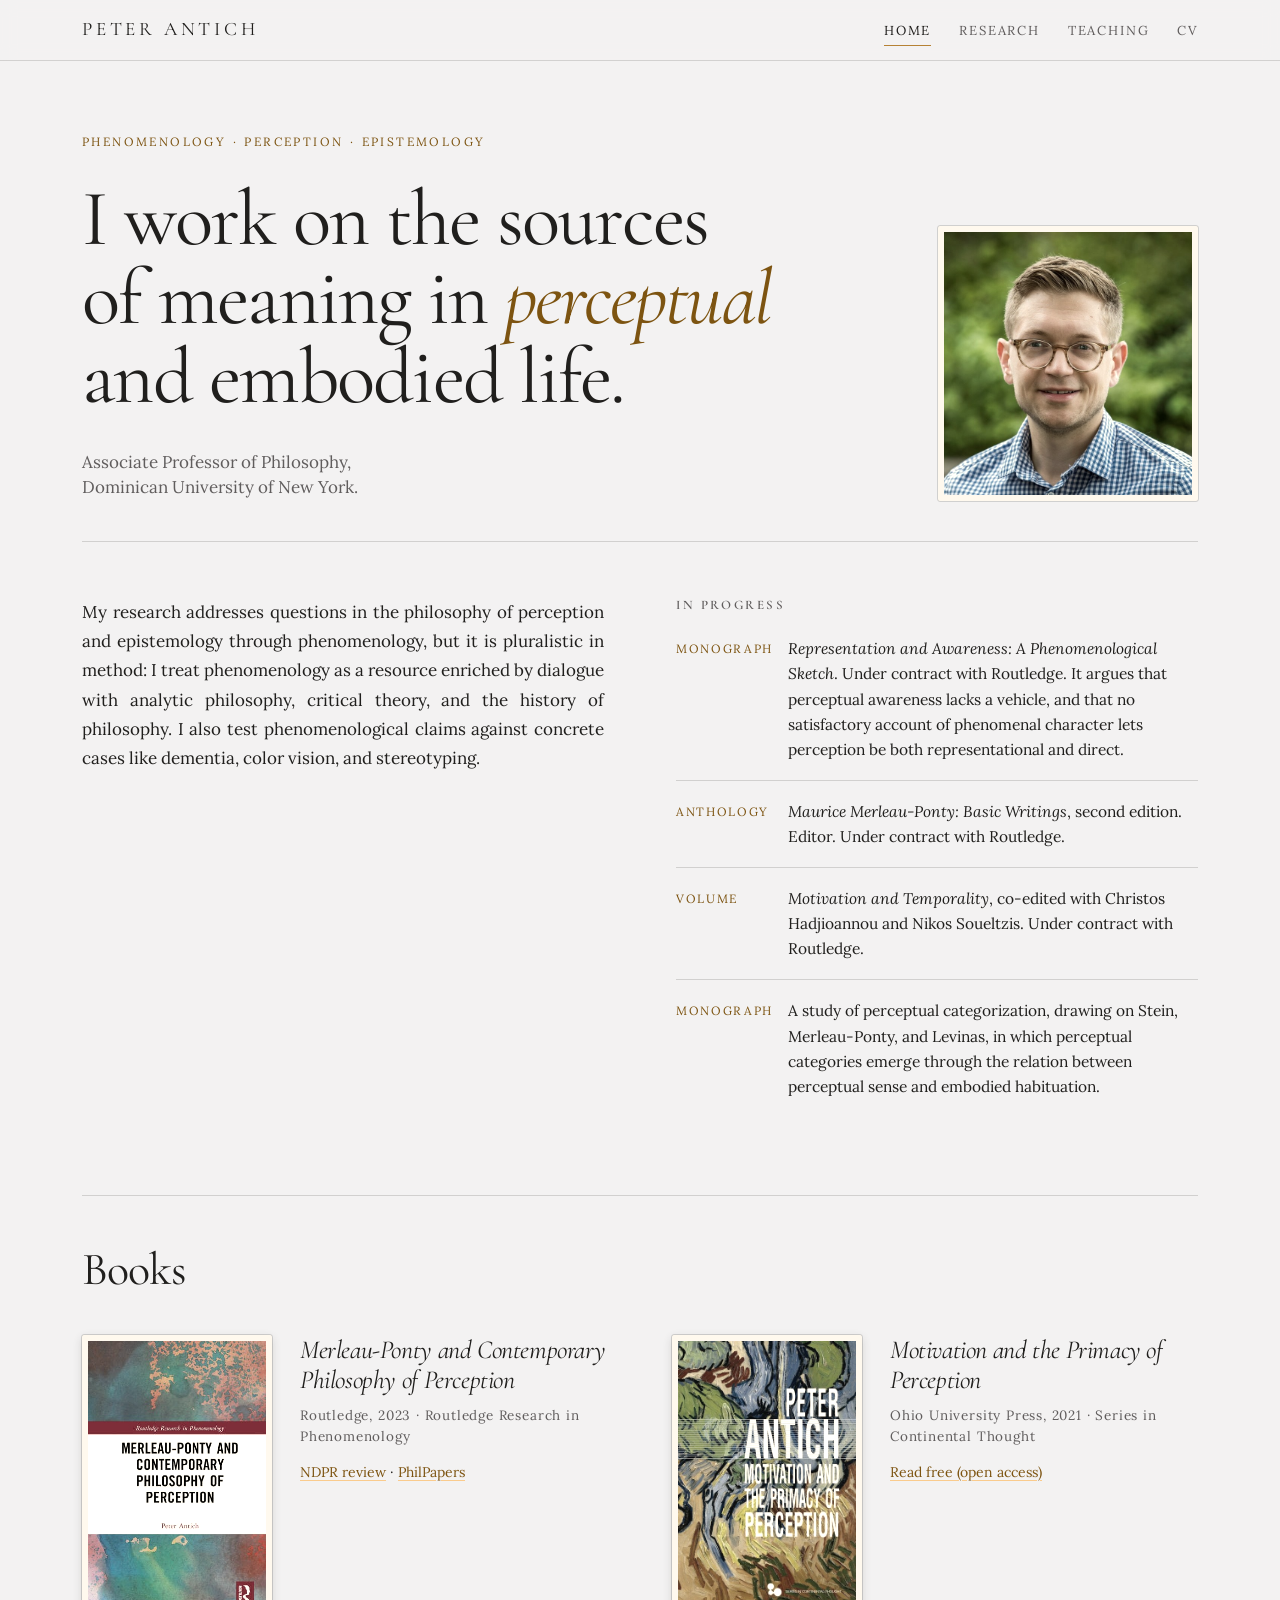
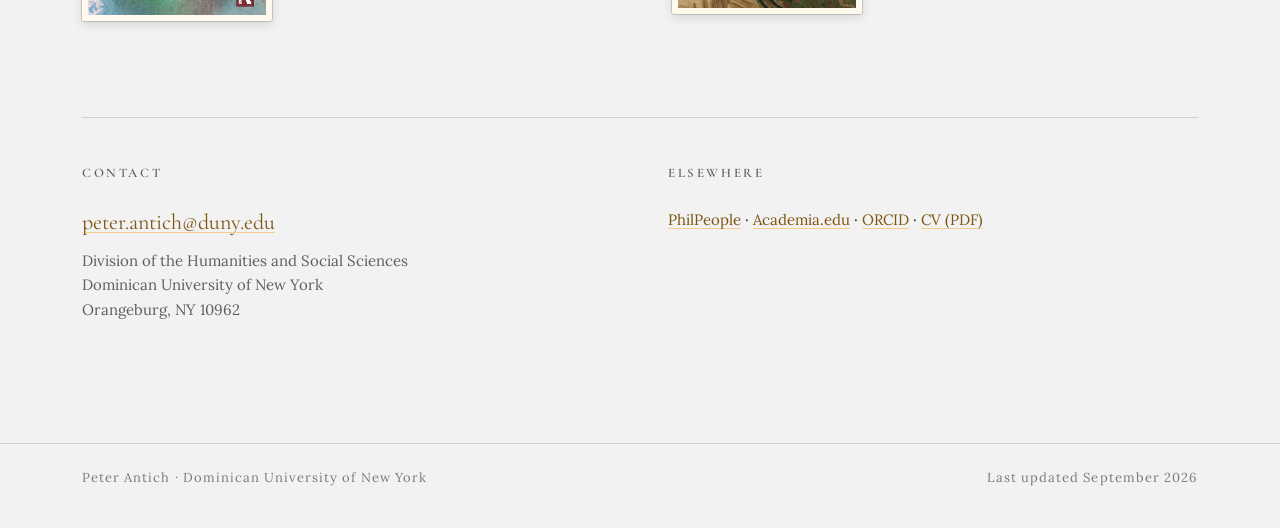
<file: index.html>
<!DOCTYPE html>
<html lang="en">
<head>
<meta charset="utf-8">
<meta name="viewport" content="width=device-width, initial-scale=1">
<title>Peter Antich</title>
<meta name="description" content="Peter Antich is Associate Professor of Philosophy at Dominican University of New York. He works on phenomenology, philosophy of perception, and epistemology.">
<link rel="stylesheet" href="styles.css">
<link rel="stylesheet" href="site.css">
<script src="site.js" defer></script>
</head>
<body>
<header class="site-head">
  <div class="wrap">
    <a class="wordmark" href="index.html">Peter Antich</a>
    <nav class="site-nav" aria-label="Main">
      <a href="index.html" aria-current="page">Home</a>
      <a href="research.html">Research</a>
      <a href="teaching.html">Teaching</a>
      <a href="cv.html">CV</a>
    </nav>
  </div>
</header>
<main class="wrap">

  <section class="hero">
    <div class="hero-text">
      <p class="kicker">Phenomenology &middot; Perception &middot; Epistemology</p>
      <h1 class="display">I work on the sources of meaning in <em>perceptual</em> and embodied life.</h1>
      <p class="sub">Associate Professor of Philosophy,<br>Dominican University of New York.</p>
    </div>
    <figure class="hero-figure reveal">
      <img class="plate" src="portrait.jpg" alt="Peter Antich">
    </figure>
  </section>

  <hr class="hr">

  <section class="cols reveal section-pad">
    <p class="prose prose-lg">My research addresses questions in the philosophy of perception and epistemology through phenomenology, but it is pluralistic in method: I treat phenomenology as a resource enriched by dialogue with analytic philosophy, critical theory, and the history of philosophy. I also test phenomenological claims against concrete cases like dementia, color vision, and stereotyping.</p>
    <div>
      <h2 class="section-head">In progress</h2>
      <div class="entries">
        <div class="entry">
          <span class="label">Monograph</span>
          <p><em>Representation and Awareness: A Phenomenological Sketch</em>. Under contract with Routledge. It argues that perceptual awareness lacks a vehicle, and that no satisfactory account of phenomenal character lets perception be both representational and direct.</p>
        </div>
        <div class="entry">
          <span class="label">Anthology</span>
          <p><em>Maurice Merleau-Ponty: Basic Writings</em>, second edition. Editor. Under contract with Routledge.</p>
        </div>
        <div class="entry">
          <span class="label">Volume</span>
          <p><em>Motivation and Temporality</em>, co-edited with Christos Hadjioannou and Nikos Soueltzis. Under contract with Routledge.</p>
        </div>
        <div class="entry">
          <span class="label">Monograph</span>
          <p>A study of perceptual categorization, drawing on Stein, Merleau-Ponty, and Levinas, in which perceptual categories emerge through the relation between perceptual sense and embodied habituation.</p>
        </div>
      </div>
    </div>
  </section>

  <section class="reveal" style="border-top: 1px solid var(--color-divider); padding-top: 48px; margin-top: 96px;">
    <h2 class="big-head">Books</h2>
    <div class="shelf">
      <article class="book">
        <a class="cover" href="https://www.routledge.com/Merleau-Ponty-and-Contemporary-Philosophy-of-Perception/Antich/p/book/9781032265902"><img class="plate" src="cover-perception.jpg" alt="Cover of Merleau-Ponty and Contemporary Philosophy of Perception"></a>
        <div>
          <h3>Merleau-Ponty and Contemporary Philosophy of Perception</h3>
          <p class="imprint">Routledge, 2023 &middot; Routledge Research in Phenomenology</p>
          <p class="links"><a href="https://ndpr.nd.edu/reviews/merleau-ponty-and-contemporary-philosophy-of-perception/">NDPR review</a> &middot; <a href="https://philpapers.org/rec/ANTMAC">PhilPapers</a></p>
        </div>
      </article>
      <article class="book">
        <a class="cover" href="https://ohioopen.library.ohio.edu/oupress/40/"><img class="plate" src="cover-motivation.jpg" alt="Cover of Motivation and the Primacy of Perception"></a>
        <div>
          <h3>Motivation and the Primacy of Perception</h3>
          <p class="imprint">Ohio University Press, 2021 &middot; Series in Continental Thought</p>
          <p class="links"><a href="https://ohioopen.library.ohio.edu/oupress/40/">Read free (open access)</a></p>
        </div>
      </article>
    </div>
  </section>

  <section class="cols-tight reveal" style="border-top: 1px solid var(--color-divider); padding-top: 48px; margin-top: 96px;">
    <div>
      <h2 class="section-head">Contact</h2>
      <p class="mail"><a href="mailto:peter.antich@duny.edu">peter.antich@duny.edu</a></p>
      <p class="address">Division of the Humanities and Social Sciences<br>Dominican University of New York<br>Orangeburg, NY 10962</p>
    </div>
    <div>
      <h2 class="section-head">Elsewhere</h2>
      <p class="elsewhere"><a href="https://philpeople.org/profiles/peter-antich">PhilPeople</a> &middot; <a href="https://duny.academia.edu/PeterAntich">Academia.edu</a> &middot; <a href="https://orcid.org/0000-0002-2768-8998">ORCID</a> &middot; <a href="antich-cv.pdf">CV (PDF)</a></p>
    </div>
  </section>
</main>
<footer class="site-foot">
  <div class="wrap">
    <span>Peter Antich &middot; Dominican University of New York</span>
    <span>Last updated September 2026</span>
  </div>
</footer>
</body>
</html>
</file>
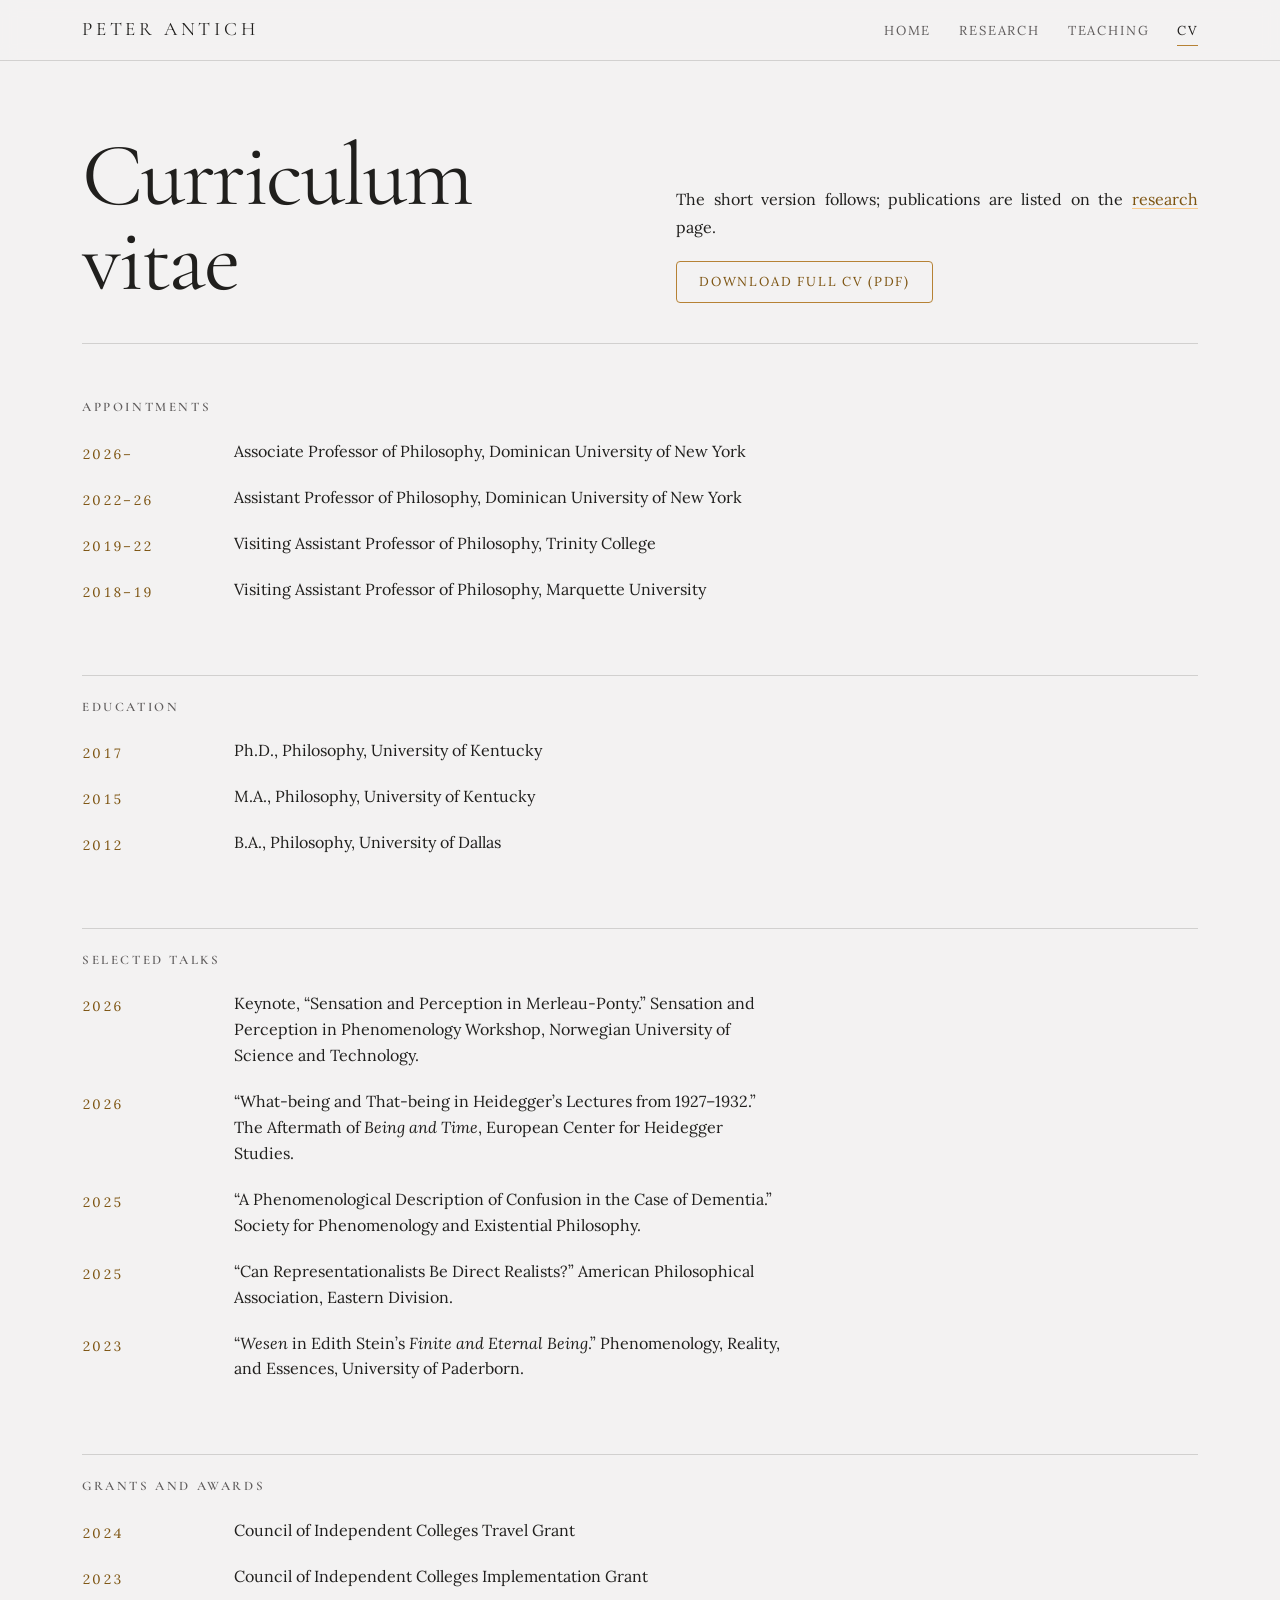
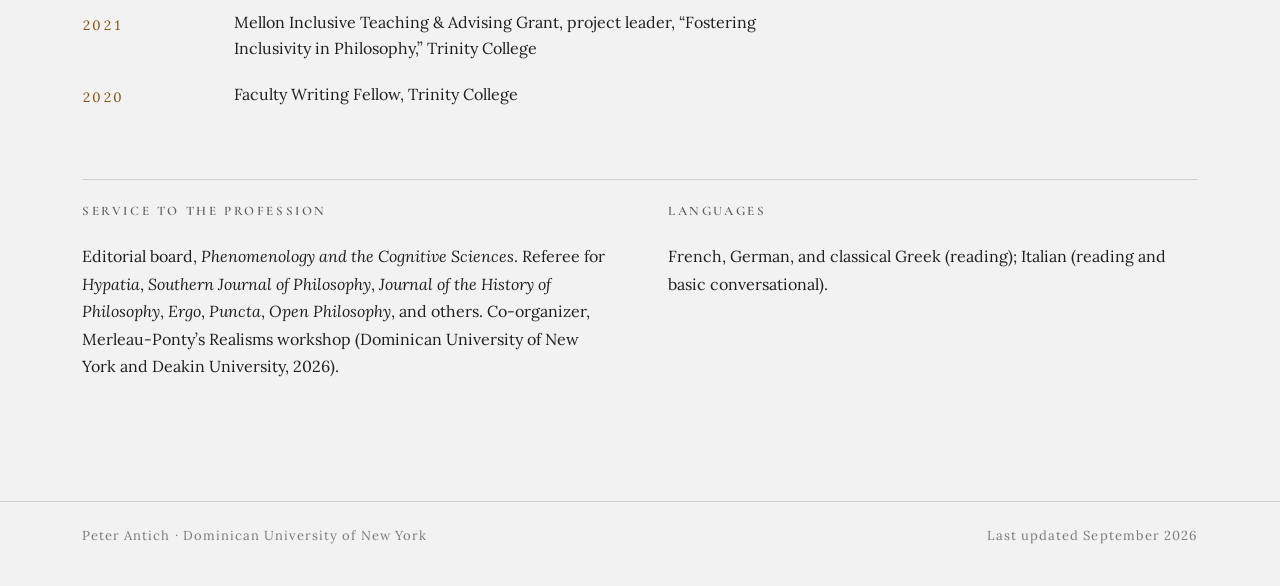
<file: cv.html>
<!DOCTYPE html>
<html lang="en">
<head>
<meta charset="utf-8">
<meta name="viewport" content="width=device-width, initial-scale=1">
<title>CV — Peter Antich</title>
<meta name="description" content="Curriculum vitae of Peter Antich, Associate Professor of Philosophy at Dominican University of New York.">
<link rel="stylesheet" href="styles.css">
<link rel="stylesheet" href="site.css">
<script src="site.js" defer></script>
</head>
<body>
<header class="site-head">
  <div class="wrap">
    <a class="wordmark" href="index.html">Peter Antich</a>
    <nav class="site-nav" aria-label="Main">
      <a href="index.html">Home</a>
      <a href="research.html">Research</a>
      <a href="teaching.html">Teaching</a>
      <a href="cv.html" aria-current="page">CV</a>
    </nav>
  </div>
</header>
<main class="wrap">

  <section class="page-head">
    <h1 class="page-title">Curriculum<br>vitae</h1>
    <div>
      <p class="prose" style="margin-bottom: 20px;">The short version follows; publications are listed on the <a href="research.html">research</a> page.</p>
      <a class="btn-outline" href="antich-cv.pdf">Download full CV (PDF)</a>
    </div>
  </section>

  <hr class="hr">

  <section class="reveal section-pad">
    <h2 class="section-head">Appointments</h2>
  <dl class="dated">
    <dt class="year">2026&ndash;</dt>
    <dd><p>Associate Professor of Philosophy, Dominican University of New York</p></dd>
    <dt class="year">2022&ndash;26</dt>
    <dd><p>Assistant Professor of Philosophy, Dominican University of New York</p></dd>
    <dt class="year">2019&ndash;22</dt>
    <dd><p>Visiting Assistant Professor of Philosophy, Trinity College</p></dd>
    <dt class="year">2018&ndash;19</dt>
    <dd><p>Visiting Assistant Professor of Philosophy, Marquette University</p></dd>
  </dl>
  </section>

  <section class="reveal">
    <h2 class="section-head ruled">Education</h2>
  <dl class="dated">
    <dt class="year">2017</dt>
    <dd><p>Ph.D., Philosophy, University of Kentucky</p></dd>
    <dt class="year">2015</dt>
    <dd><p>M.A., Philosophy, University of Kentucky</p></dd>
    <dt class="year">2012</dt>
    <dd><p>B.A., Philosophy, University of Dallas</p></dd>
  </dl>
  </section>

  <section class="reveal">
    <h2 class="section-head ruled">Selected talks</h2>
  <dl class="dated">
    <dt class="year">2026</dt>
    <dd><p>Keynote, &ldquo;Sensation and Perception in Merleau-Ponty.&rdquo; Sensation and Perception in Phenomenology Workshop, Norwegian University of Science and Technology.</p></dd>
    <dt class="year">2026</dt>
    <dd><p>&ldquo;What-being and That-being in Heidegger&rsquo;s Lectures from 1927&ndash;1932.&rdquo; The Aftermath of <em>Being and Time</em>, European Center for Heidegger Studies.</p></dd>
    <dt class="year">2025</dt>
    <dd><p>&ldquo;A Phenomenological Description of Confusion in the Case of Dementia.&rdquo; Society for Phenomenology and Existential Philosophy.</p></dd>
    <dt class="year">2025</dt>
    <dd><p>&ldquo;Can Representationalists Be Direct Realists?&rdquo; American Philosophical Association, Eastern Division.</p></dd>
    <dt class="year">2023</dt>
    <dd><p>&ldquo;<em>Wesen</em> in Edith Stein&rsquo;s <em>Finite and Eternal Being</em>.&rdquo; Phenomenology, Reality, and Essences, University of Paderborn.</p></dd>
  </dl>
  </section>

  <section class="reveal">
    <h2 class="section-head ruled">Grants and awards</h2>
  <dl class="dated">
    <dt class="year">2024</dt>
    <dd><p>Council of Independent Colleges Travel Grant</p></dd>
    <dt class="year">2023</dt>
    <dd><p>Council of Independent Colleges Implementation Grant</p></dd>
    <dt class="year">2021</dt>
    <dd><p>Mellon Inclusive Teaching &amp; Advising Grant, project leader, &ldquo;Fostering Inclusivity in Philosophy,&rdquo; Trinity College</p></dd>
    <dt class="year">2020</dt>
    <dd><p>Faculty Writing Fellow, Trinity College</p></dd>
  </dl>
  </section>

  <section class="cols-tight reveal" style="border-top: 1px solid var(--color-divider); padding-top: 24px;">
    <div>
      <h2 class="section-head">Service to the profession</h2>
      <p class="prose" style="text-align: left;">Editorial board, <em>Phenomenology and the Cognitive Sciences</em>. Referee for <em>Hypatia</em>, <em>Southern Journal of Philosophy</em>, <em>Journal of the History of Philosophy</em>, <em>Ergo</em>, <em>Puncta</em>, <em>Open Philosophy</em>, and others. Co-organizer, Merleau-Ponty&rsquo;s Realisms workshop (Dominican University of New York and Deakin University, 2026).</p>
    </div>
    <div>
      <h2 class="section-head">Languages</h2>
      <p class="prose" style="text-align: left;">French, German, and classical Greek (reading); Italian (reading and basic conversational).</p>
    </div>
  </section>
</main>
<footer class="site-foot">
  <div class="wrap">
    <span>Peter Antich &middot; Dominican University of New York</span>
    <span>Last updated September 2026</span>
  </div>
</footer>
</body>
</html>
</file>
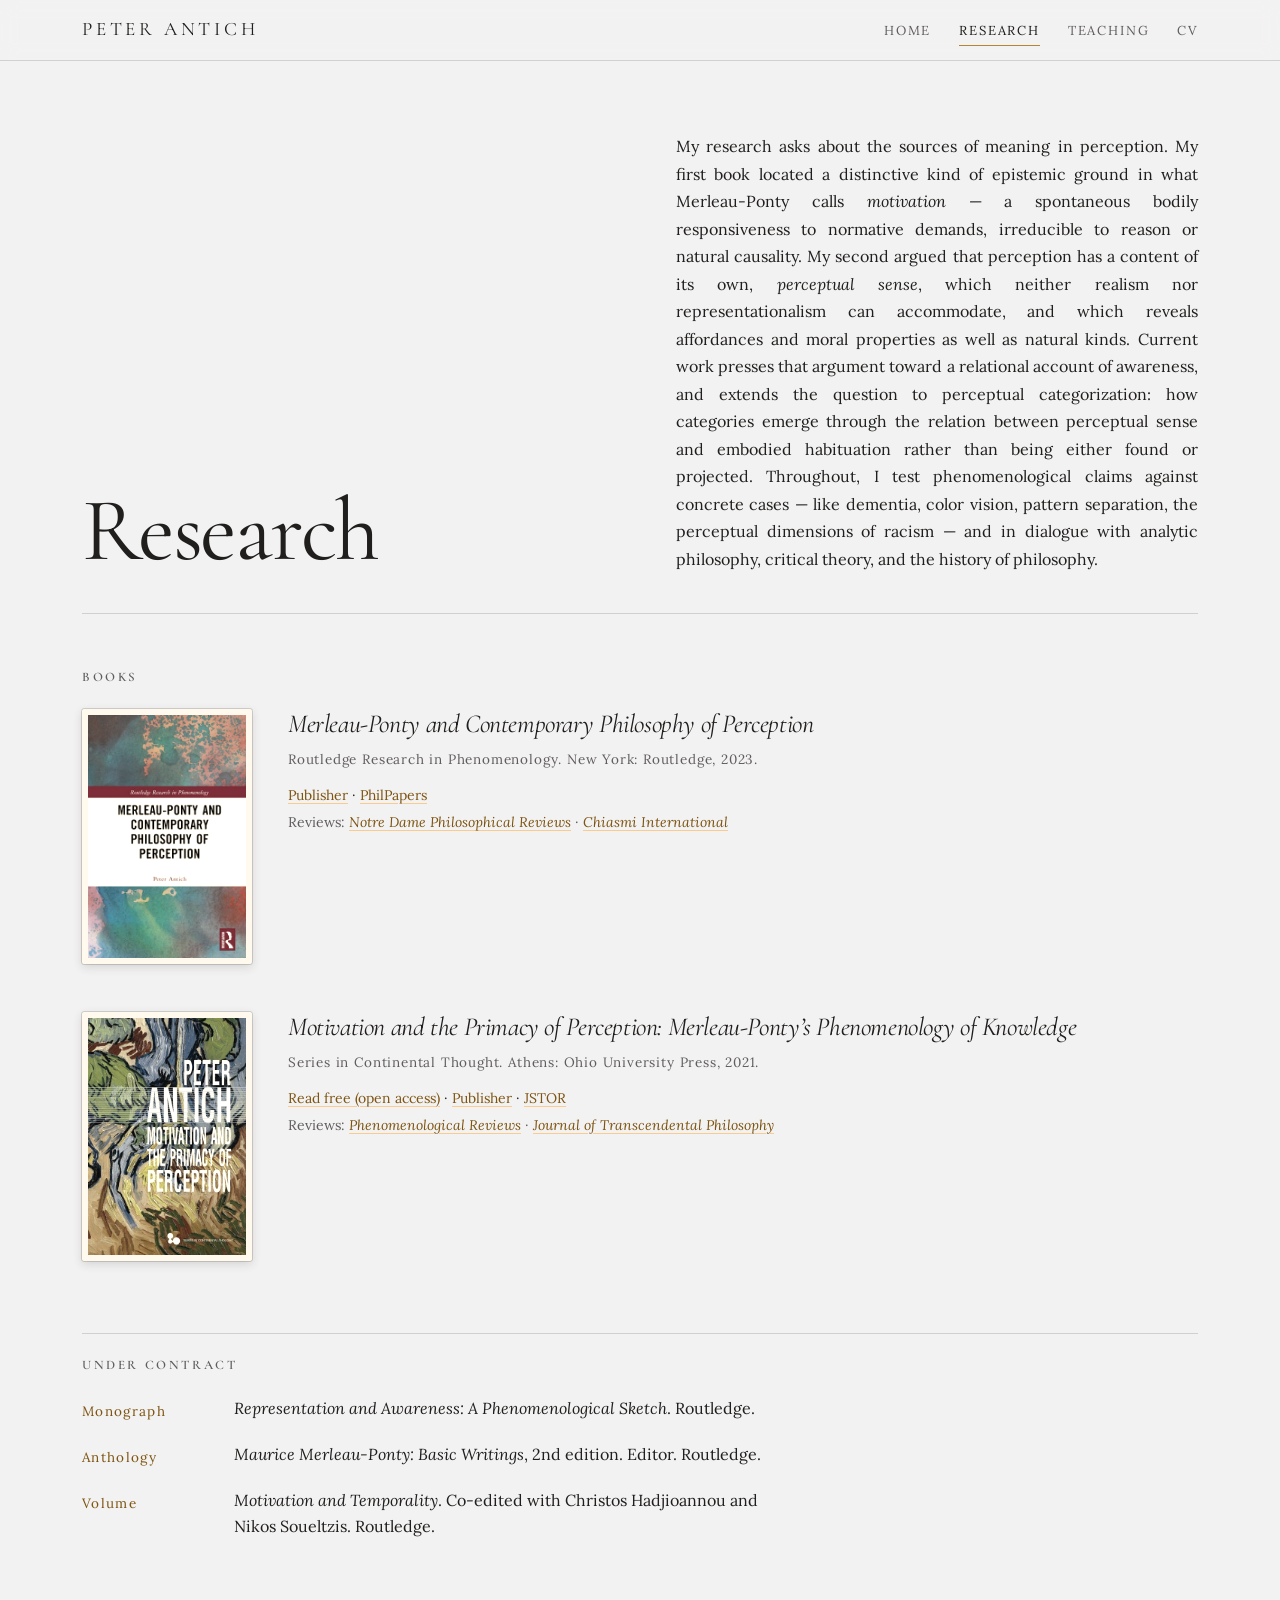
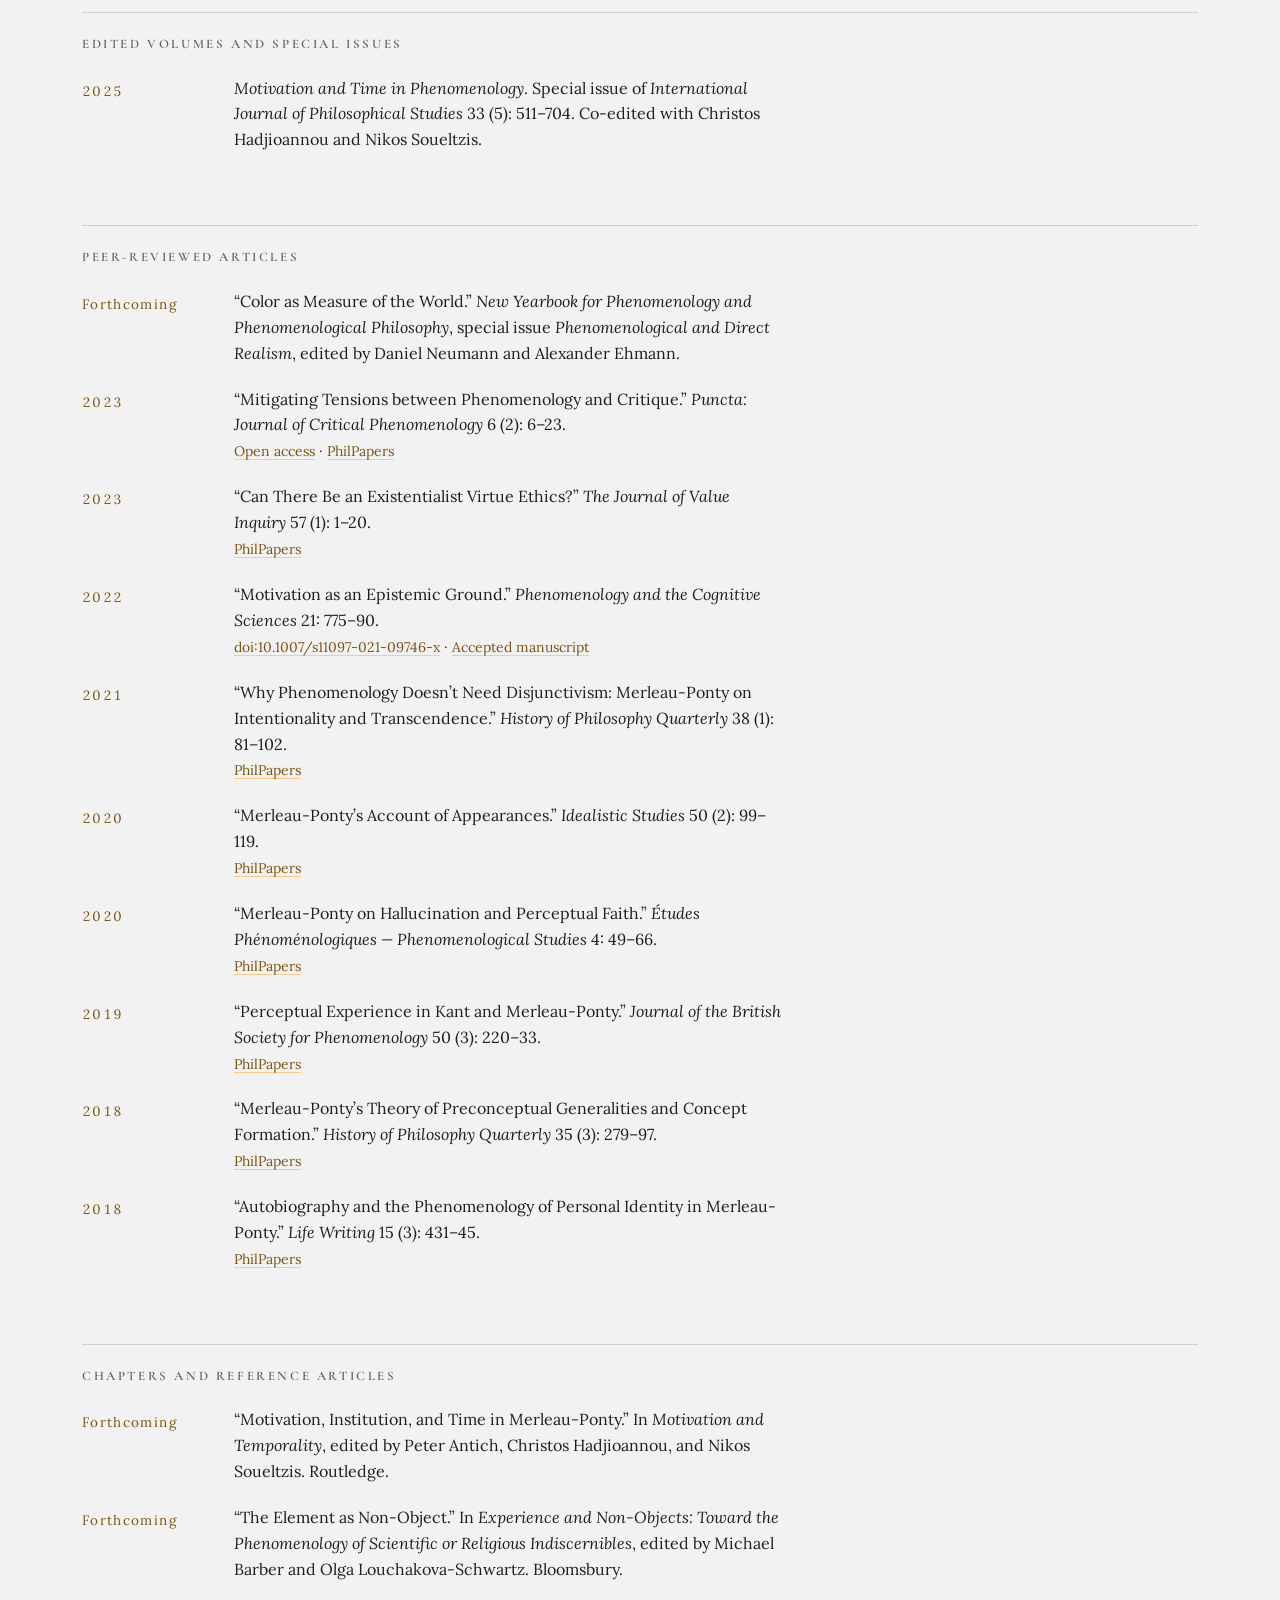
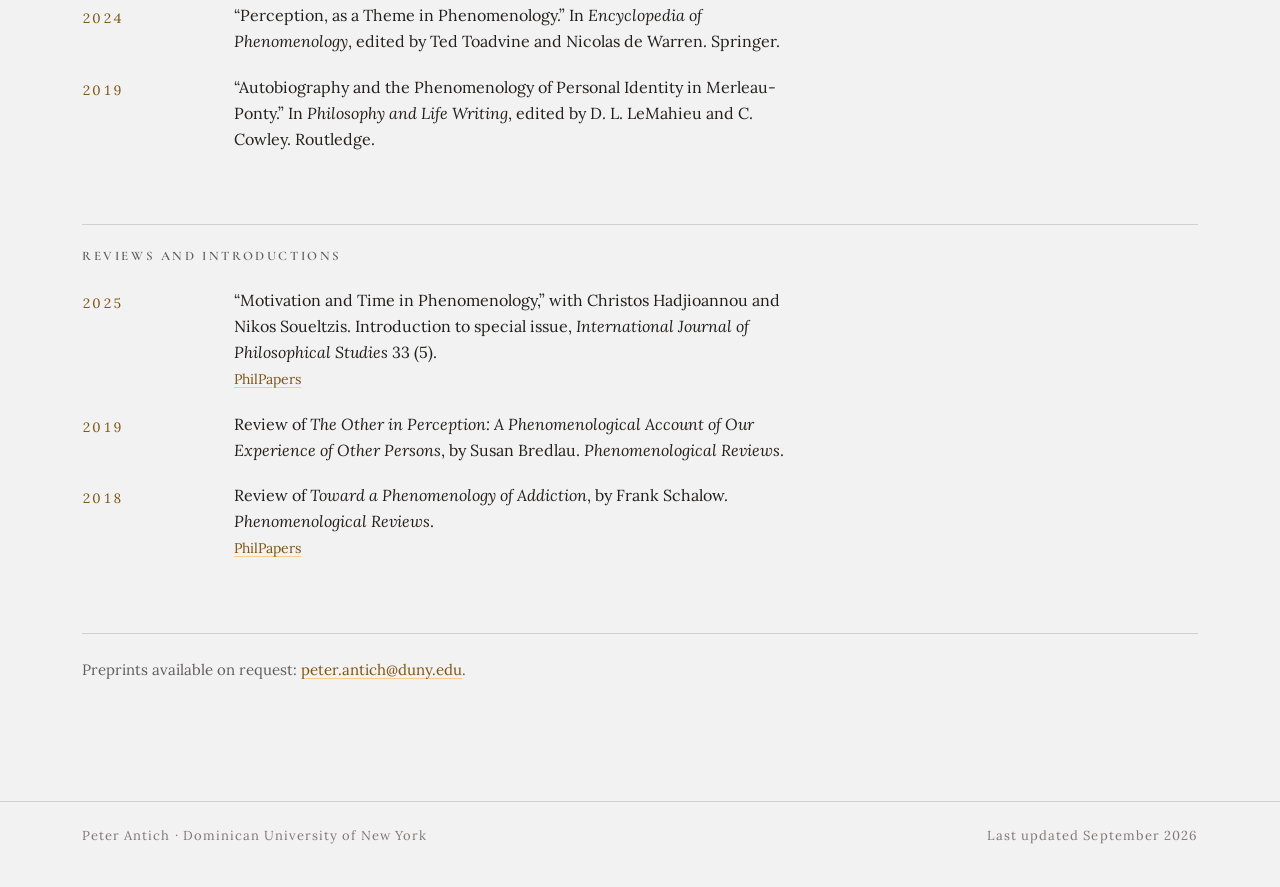
<file: research.html>
<!DOCTYPE html>
<html lang="en">
<head>
<meta charset="utf-8">
<meta name="viewport" content="width=device-width, initial-scale=1">
<title>Research — Peter Antich</title>
<meta name="description" content="Books, articles, and chapters by Peter Antich on phenomenology, perception, and epistemology.">
<link rel="stylesheet" href="styles.css">
<link rel="stylesheet" href="site.css">
<script src="site.js" defer></script>
</head>
<body>
<header class="site-head">
  <div class="wrap">
    <a class="wordmark" href="index.html">Peter Antich</a>
    <nav class="site-nav" aria-label="Main">
      <a href="index.html">Home</a>
      <a href="research.html" aria-current="page">Research</a>
      <a href="teaching.html">Teaching</a>
      <a href="cv.html">CV</a>
    </nav>
  </div>
</header>
<main class="wrap">

  <section class="page-head">
    <h1 class="page-title">Research</h1>
    <p class="prose">My research asks about the sources of meaning in perception. My first book located a distinctive kind of epistemic ground in what Merleau-Ponty calls <em>motivation</em> — a spontaneous bodily responsiveness to normative demands, irreducible to reason or natural causality. My second argued that perception has a content of its own, <em>perceptual sense</em>, which neither realism nor representationalism can accommodate, and which reveals affordances and moral properties as well as natural kinds. Current work presses that argument toward a relational account of awareness, and extends the question to perceptual categorization: how categories emerge through the relation between perceptual sense and embodied habituation rather than being either found or projected. Throughout, I test phenomenological claims against concrete cases — like dementia, color vision, pattern separation, the perceptual dimensions of racism — and in dialogue with analytic philosophy, critical theory, and the history of philosophy.</p>
  </section>

  <hr class="hr">

  <section class="reveal section-pad">
    <h2 class="section-head">Books</h2>
    <div class="stack">
      <article class="book wide">
        <a class="cover" href="https://www.routledge.com/Merleau-Ponty-and-Contemporary-Philosophy-of-Perception/Antich/p/book/9781032265902"><img class="plate" src="cover-perception.jpg" alt="Cover of Merleau-Ponty and Contemporary Philosophy of Perception"></a>
        <div>
          <h3>Merleau-Ponty and Contemporary Philosophy of Perception</h3>
          <p class="imprint">Routledge Research in Phenomenology. New York: Routledge, 2023.</p>
          <p class="links"><a href="https://www.routledge.com/Merleau-Ponty-and-Contemporary-Philosophy-of-Perception/Antich/p/book/9781032265902">Publisher</a> &middot; <a href="https://philpapers.org/rec/ANTMAC">PhilPapers</a></p>
          <p class="reviews">Reviews: <a href="https://ndpr.nd.edu/reviews/merleau-ponty-and-contemporary-philosophy-of-perception/"><em>Notre Dame Philosophical Reviews</em></a> &middot; <a href="https://www.pdcnet.org/chiasmi/content/chiasmi_2024_0026_0289_0296"><em>Chiasmi International</em></a></p>
        </div>
      </article>
      <article class="book wide">
        <a class="cover" href="https://ohioopen.library.ohio.edu/oupress/40/"><img class="plate" src="cover-motivation.jpg" alt="Cover of Motivation and the Primacy of Perception"></a>
        <div>
          <h3>Motivation and the Primacy of Perception: Merleau-Ponty&rsquo;s Phenomenology of Knowledge</h3>
          <p class="imprint">Series in Continental Thought. Athens: Ohio University Press, 2021.</p>
          <p class="links"><a href="https://ohioopen.library.ohio.edu/oupress/40/">Read free (open access)</a> &middot; <a href="https://www.ohioswallow.com/9780821424322/motivation-and-the-primacy-of-perception/">Publisher</a> &middot; <a href="https://www.jstor.org/stable/j.ctv224ttp1">JSTOR</a></p>
          <p class="reviews">Reviews: <a href="https://reviews.ophen.org/2023/01/30/peter-antich-motivation-and-the-primacy-of-perception-review/"><em>Phenomenological Reviews</em></a> &middot; <a href="https://www.degruyterbrill.com/document/doi/10.1515/jtph-2022-0017/html"><em>Journal of Transcendental Philosophy</em></a></p>
        </div>
      </article>
    </div>
  </section>

  <section class="reveal">
    <h2 class="section-head ruled">Under contract</h2>
  <dl class="dated">
    <dt class="year">Monograph</dt>
    <dd><p><em>Representation and Awareness: A Phenomenological Sketch</em>. Routledge.</p></dd>
    <dt class="year">Anthology</dt>
    <dd><p><em>Maurice Merleau-Ponty: Basic Writings</em>, 2nd edition. Editor. Routledge.</p></dd>
    <dt class="year">Volume</dt>
    <dd><p><em>Motivation and Temporality</em>. Co-edited with Christos Hadjioannou and Nikos Soueltzis. Routledge.</p></dd>
  </dl>
  </section>

  <section class="reveal">
    <h2 class="section-head ruled">Edited volumes and special issues</h2>
  <dl class="dated">
    <dt class="year">2025</dt>
    <dd><p><em>Motivation and Time in Phenomenology</em>. Special issue of <em>International Journal of Philosophical Studies</em> 33 (5): 511&ndash;704. Co-edited with Christos Hadjioannou and Nikos Soueltzis.</p></dd>
  </dl>
  </section>

  <section class="reveal">
    <h2 class="section-head ruled">Peer-reviewed articles</h2>
  <dl class="dated">
    <dt class="year">Forthcoming</dt>
    <dd><p>&ldquo;Color as Measure of the World.&rdquo; <em>New Yearbook for Phenomenology and Phenomenological Philosophy</em>, special issue <em>Phenomenological and Direct Realism</em>, edited by Daniel Neumann and Alexander Ehmann.</p></dd>
    <dt class="year">2023</dt>
    <dd><p>&ldquo;Mitigating Tensions between Phenomenology and Critique.&rdquo; <em>Puncta: Journal of Critical Phenomenology</em> 6 (2): 6&ndash;23.<br><span class="meta"><a href="https://puncta.journals.villanova.edu/index.php/puncta/article/view/2941">Open access</a> &middot; <a href="https://philpapers.org/rec/ANTMTB-2">PhilPapers</a></span></p></dd>
    <dt class="year">2023</dt>
    <dd><p>&ldquo;Can There Be an Existentialist Virtue Ethics?&rdquo; <em>The Journal of Value Inquiry</em> 57 (1): 1&ndash;20.<br><span class="meta"><a href="https://philpapers.org/rec/ANTCTB-3">PhilPapers</a></span></p></dd>
    <dt class="year">2022</dt>
    <dd><p>&ldquo;Motivation as an Epistemic Ground.&rdquo; <em>Phenomenology and the Cognitive Sciences</em> 21: 775&ndash;90.<br><span class="meta"><a href="https://doi.org/10.1007/s11097-021-09746-x">doi:10.1007/s11097-021-09746-x</a> &middot; <a href="https://digitalrepository.trincoll.edu/facpub/354">Accepted manuscript</a></span></p></dd>
    <dt class="year">2021</dt>
    <dd><p>&ldquo;Why Phenomenology Doesn&rsquo;t Need Disjunctivism: Merleau-Ponty on Intentionality and Transcendence.&rdquo; <em>History of Philosophy Quarterly</em> 38 (1): 81&ndash;102.<br><span class="meta"><a href="https://philpapers.org/rec/ANTWPD">PhilPapers</a></span></p></dd>
    <dt class="year">2020</dt>
    <dd><p>&ldquo;Merleau-Ponty&rsquo;s Account of Appearances.&rdquo; <em>Idealistic Studies</em> 50 (2): 99&ndash;119.<br><span class="meta"><a href="https://philpapers.org/rec/ANTMAO">PhilPapers</a></span></p></dd>
    <dt class="year">2020</dt>
    <dd><p>&ldquo;Merleau-Ponty on Hallucination and Perceptual Faith.&rdquo; <em>&Eacute;tudes Ph&eacute;nom&eacute;nologiques &mdash; Phenomenological Studies</em> 4: 49&ndash;66.<br><span class="meta"><a href="https://philpapers.org/rec/ANTMOH">PhilPapers</a></span></p></dd>
    <dt class="year">2019</dt>
    <dd><p>&ldquo;Perceptual Experience in Kant and Merleau-Ponty.&rdquo; <em>Journal of the British Society for Phenomenology</em> 50 (3): 220&ndash;33.<br><span class="meta"><a href="https://philpapers.org/rec/ANTPEI">PhilPapers</a></span></p></dd>
    <dt class="year">2018</dt>
    <dd><p>&ldquo;Merleau-Ponty&rsquo;s Theory of Preconceptual Generalities and Concept Formation.&rdquo; <em>History of Philosophy Quarterly</em> 35 (3): 279&ndash;97.<br><span class="meta"><a href="https://philpapers.org/rec/ANTMTO-2">PhilPapers</a></span></p></dd>
    <dt class="year">2018</dt>
    <dd><p>&ldquo;Autobiography and the Phenomenology of Personal Identity in Merleau-Ponty.&rdquo; <em>Life Writing</em> 15 (3): 431&ndash;45.<br><span class="meta"><a href="https://philpapers.org/rec/ANTNAT">PhilPapers</a></span></p></dd>
  </dl>
  </section>

  <section class="reveal">
    <h2 class="section-head ruled">Chapters and reference articles</h2>
  <dl class="dated">
    <dt class="year">Forthcoming</dt>
    <dd><p>&ldquo;Motivation, Institution, and Time in Merleau-Ponty.&rdquo; In <em>Motivation and Temporality</em>, edited by Peter Antich, Christos Hadjioannou, and Nikos Soueltzis. Routledge.</p></dd>
    <dt class="year">Forthcoming</dt>
    <dd><p>&ldquo;The Element as Non-Object.&rdquo; In <em>Experience and Non-Objects: Toward the Phenomenology of Scientific or Religious Indiscernibles</em>, edited by Michael Barber and Olga Louchakova-Schwartz. Bloomsbury.</p></dd>
    <dt class="year">2024</dt>
    <dd><p>&ldquo;Perception, as a Theme in Phenomenology.&rdquo; In <em>Encyclopedia of Phenomenology</em>, edited by Ted Toadvine and Nicolas de Warren. Springer.</p></dd>
    <dt class="year">2019</dt>
    <dd><p>&ldquo;Autobiography and the Phenomenology of Personal Identity in Merleau-Ponty.&rdquo; In <em>Philosophy and Life Writing</em>, edited by D. L. LeMahieu and C. Cowley. Routledge.</p></dd>
  </dl>
  </section>

  <section class="reveal">
    <h2 class="section-head ruled">Reviews and introductions</h2>
  <dl class="dated">
    <dt class="year">2025</dt>
    <dd><p>&ldquo;Motivation and Time in Phenomenology,&rdquo; with Christos Hadjioannou and Nikos Soueltzis. Introduction to special issue, <em>International Journal of Philosophical Studies</em> 33 (5).<br><span class="meta"><a href="https://philpapers.org/rec/ANTMAT-9">PhilPapers</a></span></p></dd>
    <dt class="year">2019</dt>
    <dd><p>Review of <em>The Other in Perception: A Phenomenological Account of Our Experience of Other Persons</em>, by Susan Bredlau. <em>Phenomenological Reviews</em>.</p></dd>
    <dt class="year">2018</dt>
    <dd><p>Review of <em>Toward a Phenomenology of Addiction</em>, by Frank Schalow. <em>Phenomenological Reviews</em>.<br><span class="meta"><a href="https://philpapers.org/rec/ANTRTA-3">PhilPapers</a></span></p></dd>
  </dl>
  </section>

  <p class="note">Preprints available on request: <a href="mailto:peter.antich@duny.edu">peter.antich@duny.edu</a>.</p>
</main>
<footer class="site-foot">
  <div class="wrap">
    <span>Peter Antich &middot; Dominican University of New York</span>
    <span>Last updated September 2026</span>
  </div>
</footer>
</body>
</html>
</file>
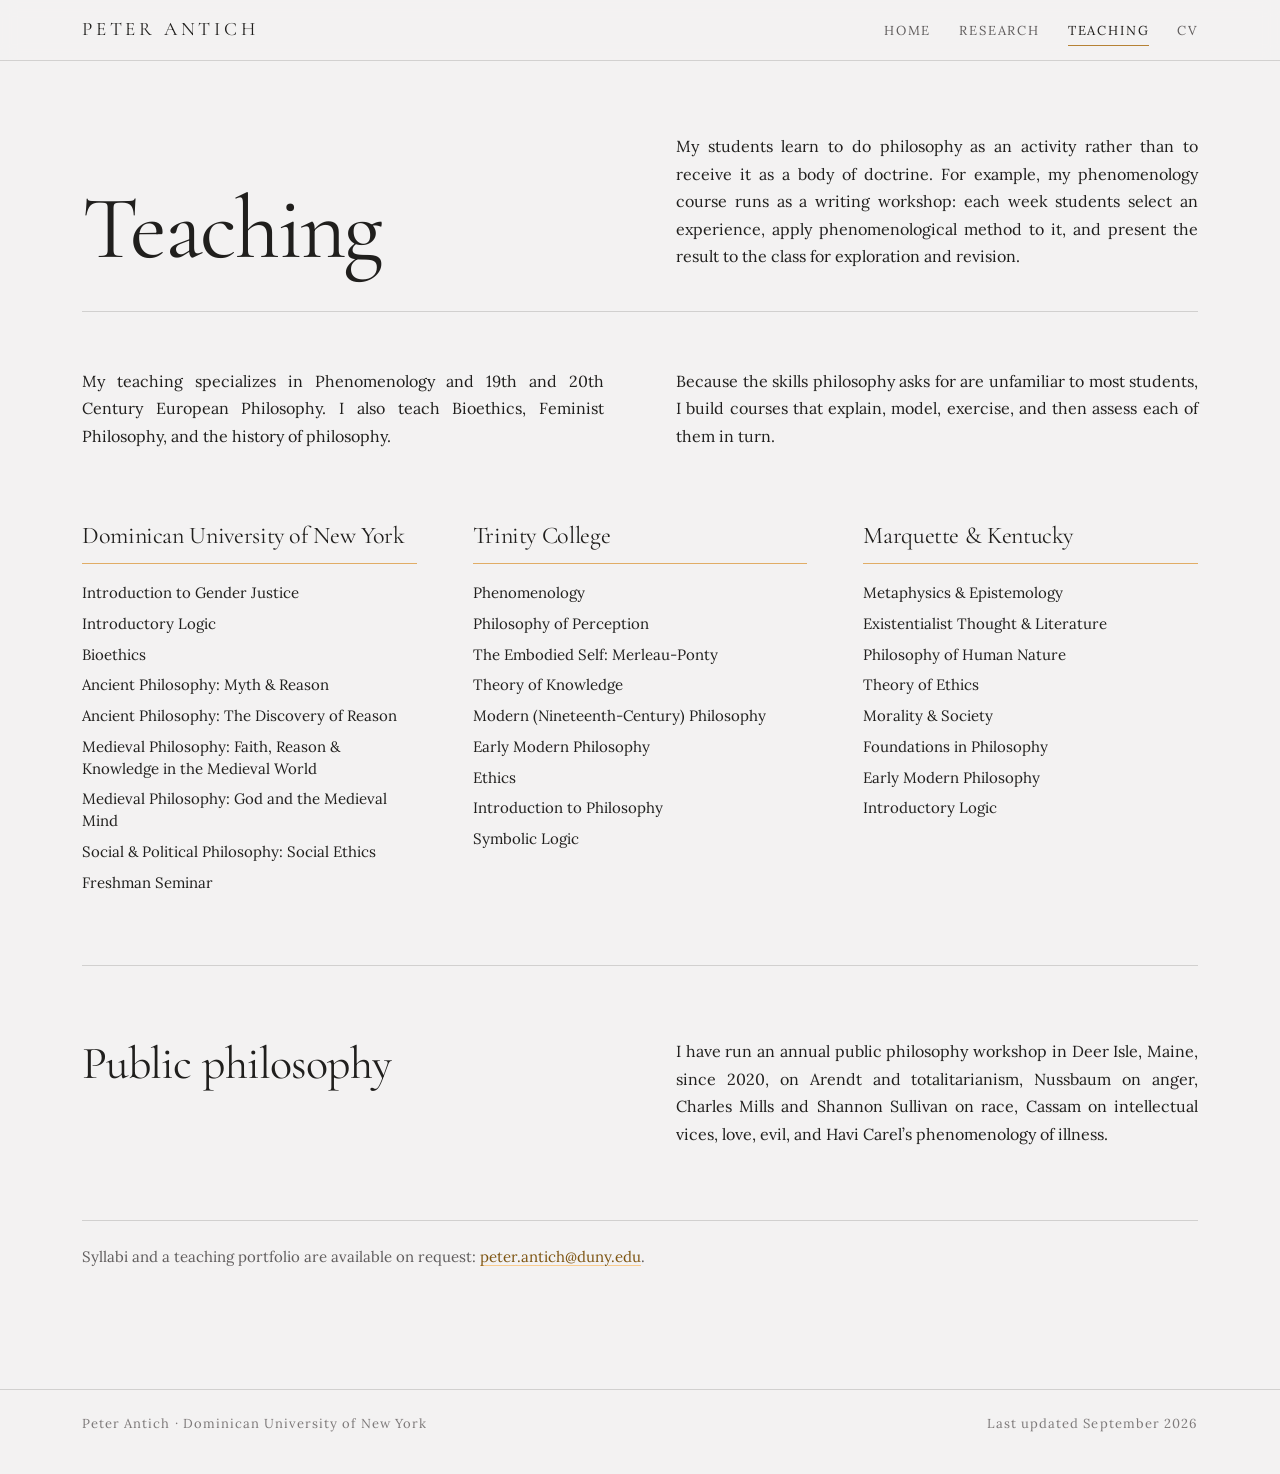
<file: teaching.html>
<!DOCTYPE html>
<html lang="en">
<head>
<meta charset="utf-8">
<meta name="viewport" content="width=device-width, initial-scale=1">
<title>Teaching — Peter Antich</title>
<meta name="description" content="Courses taught by Peter Antich at Dominican University of New York, Trinity College, Marquette University, and the University of Kentucky.">
<link rel="stylesheet" href="styles.css">
<link rel="stylesheet" href="site.css">
<script src="site.js" defer></script>
</head>
<body>
<header class="site-head">
  <div class="wrap">
    <a class="wordmark" href="index.html">Peter Antich</a>
    <nav class="site-nav" aria-label="Main">
      <a href="index.html">Home</a>
      <a href="research.html">Research</a>
      <a href="teaching.html" aria-current="page">Teaching</a>
      <a href="cv.html">CV</a>
    </nav>
  </div>
</header>
<main class="wrap">

  <section class="page-head">
    <h1 class="page-title">Teaching</h1>
    <p class="prose">My students learn to do philosophy as an activity rather than to receive it as a body of doctrine. For example, my phenomenology course runs as a writing workshop: each week students select an experience, apply phenomenological method to it, and present the result to the class for exploration and revision.</p>
  </section>

  <hr class="hr">

  <section class="cols reveal section-pad">
    <p class="prose">My teaching specializes in Phenomenology and 19th and 20th Century European Philosophy. I also teach Bioethics, Feminist Philosophy, and the history of philosophy.</p>
    <p class="prose">Because the skills philosophy asks for are unfamiliar to most students, I build courses that explain, model, exercise, and then assess each of them in turn.</p>
  </section>

  <section class="reveal">
    <div class="courses">
      <div>
        <h2>Dominican University of New York</h2>
        <ul>
          <li>Introduction to Gender Justice</li>
          <li>Introductory Logic</li>
          <li>Bioethics</li>
          <li>Ancient Philosophy: Myth &amp; Reason</li>
          <li>Ancient Philosophy: The Discovery of Reason</li>
          <li>Medieval Philosophy: Faith, Reason &amp; Knowledge in the Medieval World</li>
          <li>Medieval Philosophy: God and the Medieval Mind</li>
          <li>Social &amp; Political Philosophy: Social Ethics</li>
          <li>Freshman Seminar</li>
        </ul>
      </div>
      <div>
        <h2>Trinity College</h2>
        <ul>
          <li>Phenomenology</li>
          <li>Philosophy of Perception</li>
          <li>The Embodied Self: Merleau-Ponty</li>
          <li>Theory of Knowledge</li>
          <li>Modern (Nineteenth-Century) Philosophy</li>
          <li>Early Modern Philosophy</li>
          <li>Ethics</li>
          <li>Introduction to Philosophy</li>
          <li>Symbolic Logic</li>
        </ul>
      </div>
      <div>
        <h2>Marquette &amp; Kentucky</h2>
        <ul>
          <li>Metaphysics &amp; Epistemology</li>
          <li>Existentialist Thought &amp; Literature</li>
          <li>Philosophy of Human Nature</li>
          <li>Theory of Ethics</li>
          <li>Morality &amp; Society</li>
          <li>Foundations in Philosophy</li>
          <li>Early Modern Philosophy</li>
          <li>Introductory Logic</li>
        </ul>
      </div>
    </div>
  </section>

  <section class="page-head reveal" style="border-top: 1px solid var(--color-divider); padding-bottom: 0; align-items: start;">
    <h2 class="big-head" style="margin-bottom: 0;">Public philosophy</h2>
    <p class="prose">I have run an annual public philosophy workshop in Deer Isle, Maine, since 2020, on Arendt and totalitarianism, Nussbaum on anger, Charles Mills and Shannon Sullivan on race, Cassam on intellectual vices, love, evil, and Havi Carel&rsquo;s phenomenology of illness.</p>
  </section>

  <p class="note">Syllabi and a teaching portfolio are available on request: <a href="mailto:peter.antich@duny.edu">peter.antich@duny.edu</a>.</p>
</main>
<footer class="site-foot">
  <div class="wrap">
    <span>Peter Antich &middot; Dominican University of New York</span>
    <span>Last updated September 2026</span>
  </div>
</footer>
</body>
</html>
</file>
<file: styles.css>
/* Classical — design-system tokens and component classes. This file is the source of truth for the system's look; retune it here and see readme.md. */
@import url('https://fonts.googleapis.com/css2?family=Cormorant+Garamond:wght@400;600&family=Lora:wght@400;600&display=swap');

:root {
  --color-bg: #f3f2f2;
  --color-surface: #eae9e9;
  --color-text: #201f1d;
  --color-accent: #b68235;
  --color-accent-2: #ac803e;
  --color-divider: color-mix(in srgb, #201f1d 16%, transparent);

  /* Tonal ramps — generated in OKLCH on one shared lightness scale, so the
     same step of any role matches the others in visual value. */
  --color-neutral-100: #f8f4f4;
  --color-neutral-200: #eae7e7;
  --color-neutral-300: #d7d3d3;
  --color-neutral-400: #bab6b6;
  --color-neutral-500: #9b9797;
  --color-neutral-600: #7d7979;
  --color-neutral-700: #605d5d;
  --color-neutral-800: #444141;
  --color-neutral-900: #2d2b2b;

  --color-accent-100: #fff3e4;
  --color-accent-200: #ffe3bf;
  --color-accent-300: #facb8d;
  --color-accent-400: #e1ad66;
  --color-accent-500: #c28d41;
  --color-accent-600: #a06f24;
  --color-accent-700: #7d5411;
  --color-accent-800: #5a3b0a;
  --color-accent-900: #3a270d;

  --color-accent-2-100: #fff3e4;
  --color-accent-2-200: #ffe3be;
  --color-accent-2-300: #f5cd96;
  --color-accent-2-400: #dbaf70;
  --color-accent-2-500: #bc8f4e;
  --color-accent-2-600: #9b7232;
  --color-accent-2-700: #79561f;
  --color-accent-2-800: #573d14;
  --color-accent-2-900: #382810;

  --font-heading: "Cormorant Garamond", system-ui, sans-serif;
  --font-heading-weight: 600; /* review round 3: bold retired — semibold is the
     interface headings' ceiling (they need the weight at small sizes); display
     text goes lighter still, to the normal cut (see the deck) */
  --font-body: "Lora", system-ui, sans-serif;

  --space-1: 4.6px;
  --space-2: 9.2px;
  --space-3: 13.8px;
  --space-4: 18.4px;
  --space-6: 27.6px;
  --space-8: 36.8px;

  --radius-sm: 2px;
  --radius-md: 4px;
  --radius-lg: 7px;

  /* Elevation — derived from the ground: soft ink-tinted shadows on a
     light theme, a hairline edge + ambient darkness on a dark one. */
  --shadow-sm: 0 1px 2px color-mix(in srgb, #2d2b2b 14%, transparent);
  --shadow-md: 0 3px 10px color-mix(in srgb, #2d2b2b 16%, transparent);
  --shadow-lg: 0 12px 32px color-mix(in srgb, #2d2b2b 22%, transparent);
}

body {
  background: var(--color-bg);
  color: var(--color-text);
  font-family: var(--font-body);
}
h1, h2, h3, h4 { font-family: var(--font-heading); font-weight: var(--font-heading-weight); }

.plate{filter:sepia(0.22) saturate(0.82) contrast(1.05);box-sizing:border-box;
  border:6px solid var(--color-surface);outline:1px solid var(--color-divider)}

/* ══════════════════════════════════════════════════════════════════════════
   Components — built with the tokens above. Plain CSS
   on plain HTML: no JavaScript, no build step. Each class is documented in
   readme.md and demonstrated in foundations/ and components/.
   ══════════════════════════════════════════════════════════════════════ */

*, *::before, *::after { box-sizing: border-box; }
body { margin: 0; font-size: 15px; line-height: 1.55; font-weight: 400; }
h1, h2, h3, h4, h5, h6 {
  font-family: var(--font-heading); font-weight: var(--font-heading-weight);
  line-height: 1.12; letter-spacing: -0.015em; margin: 0 0 var(--space-2);
}
h1 { font-size: 42px; }
h2 { font-size: 32px; }
h3 { font-size: 25px; }
h4 { font-size: 20px; }
h5 { font-size: 16px; }
h6 { font-size: 13px; }
h6 { letter-spacing: 0.08em; text-transform: uppercase; }
p { margin: 0 0 var(--space-3); }
a { color: var(--color-accent); text-underline-offset: 3px; }
img { display: block; max-width: 100%; }
figure { margin: 0; }
figcaption {
  font-size: 11px; margin-top: var(--space-1);
  color: color-mix(in srgb, var(--color-text) 55%, transparent);
}
.text-muted { color: color-mix(in srgb, var(--color-text) 55%, transparent); }
:focus { outline: none; }
:focus-visible { outline: 2px solid var(--color-accent); outline-offset: 2px; }
::selection { background: color-mix(in srgb, var(--color-accent) 30%, transparent); }

/* — rules — */
.hr {
  height: 1px; border: 0; margin: var(--space-4) 0;
  background: var(--color-divider);
}

/* — buttons — */
.btn {
  display: inline-flex; align-items: center; justify-content: center; gap: 6px;
  cursor: pointer; text-decoration: none;
  font-family: var(--font-heading); font-weight: var(--font-heading-weight);
  font-size: 14px; line-height: 1.2; color: var(--color-text); /* matches the .input's 14px —
     the pair sits side by side in sign-up rows */
  background: transparent; border: 1px solid transparent;
  padding: var(--space-2) calc(var(--space-3) * 1.2);
  border-radius: var(--radius-md);
}
.btn svg { display: block; }
.btn:disabled { opacity: 0.45; cursor: not-allowed; }
.btn-primary { color: var(--color-accent); border-color: var(--color-accent); }
.btn-primary:hover { background: color-mix(in srgb, var(--color-accent) 12%, transparent); }
.btn-primary:active { background: color-mix(in srgb, var(--color-accent) 22%, transparent); }
.btn-secondary { border-color: var(--color-divider); }
.btn-secondary:hover { background: color-mix(in srgb, var(--color-text) 7%, transparent); }
.btn-secondary:active { background: color-mix(in srgb, var(--color-text) 14%, transparent); }
.btn-ghost { color: var(--color-accent); padding-inline: var(--space-1); }
.btn-ghost:hover { background: color-mix(in srgb, var(--color-accent) 10%, transparent); }
.btn-ghost:active { background: color-mix(in srgb, var(--color-accent) 18%, transparent); }
.btn-icon { width: 36px; height: 36px; padding: 0; }
.btn-block { width: 100%; margin-top: var(--space-2); }

/* — forms — */
.field > label {
  display: block; font-size: 12px; margin-bottom: 5px;
  color: color-mix(in srgb, var(--color-text) 70%, transparent);
}
.input {
  width: 100%; min-height: 36px; padding: 6px 10px; font: inherit;
  font-size: 14px; color: var(--color-text); caret-color: var(--color-accent);
  background: transparent;
  border: 1px solid var(--color-divider); border-radius: var(--radius-md);
}
.input:hover { border-color: color-mix(in srgb, var(--color-text) 45%, transparent); }
.input:focus-visible { border-color: var(--color-accent); outline-offset: 0; }
textarea.input { min-height: 90px; resize: vertical; }
.radio { display: inline-flex; align-items: center; gap: 8px; cursor: pointer; font-size: 14px; }
.radio input, .seg-opt input {
  position: absolute; opacity: 0; width: 0; height: 0; pointer-events: none;
}
.radio .dot {
  width: 16px; height: 16px; flex: none; border-radius: 50%;
  border: 1.5px solid var(--color-divider);
}
.radio:hover .dot { border-color: var(--color-accent); }
.radio input:checked + .dot {
  border-color: var(--color-accent); background: var(--color-accent);
  box-shadow: inset 0 0 0 4px var(--color-bg);
}
.radio input:focus-visible + .dot { outline: 2px solid var(--color-accent); outline-offset: 2px; }
.seg {
  display: inline-flex; overflow: hidden;
  border: 1px solid var(--color-divider); border-radius: var(--radius-md);
}
.seg-opt {
  display: inline-flex; align-items: center; gap: 6px;
  padding: 7px 12px; font-size: 13px; cursor: pointer;
}
.seg-opt + .seg-opt { border-left: 1px solid var(--color-divider); }
.seg-opt:has(input:checked) { color: var(--color-accent); box-shadow: inset 0 0 0 1px var(--color-accent); }
.seg-opt:not(:has(input:checked)):hover { background: color-mix(in srgb, var(--color-text) 7%, transparent); }
.seg-opt:has(input:focus-visible) { outline: 2px solid var(--color-accent); outline-offset: -2px; }

/* — cards — */
.card {
  display: flex; flex-direction: column; gap: var(--space-2);
  padding: var(--space-3); border-radius: var(--radius-md); background: transparent; border: 1px solid var(--color-divider);
}
.card-kicker { font-size: 10px; letter-spacing: 0.1em; text-transform: uppercase; color: var(--color-accent); }
.card-title {
  font-family: var(--font-heading); font-weight: var(--font-heading-weight);
  font-size: 17px; line-height: 1.2;
}
.card-body { margin: 0; font-size: 13px; opacity: 0.8; flex: 1; }
.card-meta {
  display: flex; align-items: center; gap: 6px; font-size: 11px;
  color: color-mix(in srgb, var(--color-text) 50%, transparent);
}
.elev-sm { box-shadow: var(--shadow-sm); }
.elev-md { box-shadow: var(--shadow-md); }
.elev-lg { box-shadow: var(--shadow-lg); }

/* — tags — */
.tag {
  display: inline-flex; align-items: center; font-size: 11px;
  letter-spacing: 0.02em; padding: 3px 10px;
  border-radius: calc(var(--radius-md) * 0.75);
}
.tag-accent { background: var(--color-accent-100); color: var(--color-accent-800); }
.tag-accent-2 { background: var(--color-accent-2-100); color: var(--color-accent-2-800); }
.tag-neutral { background: var(--color-neutral-100); color: var(--color-neutral-800); }
.tag-outline { border: 1px solid var(--color-accent); color: var(--color-accent); }

/* — navigation — */
.nav {
  display: flex; align-items: center; gap: var(--space-4);
  padding: var(--space-3) var(--space-4);
  border-bottom: 1px solid var(--color-divider);
}
.nav-brand {
  font-family: var(--font-heading); font-weight: var(--font-heading-weight);
  font-size: 18px; margin-right: auto;
}
.nav a { color: inherit; text-decoration: none; font-size: 14px; }
.nav a:hover, .nav a[aria-current='page'] { color: var(--color-accent); }

/* — tables — */
.table { width: 100%; border-collapse: collapse; font-size: 14px; }
.table th {
  text-align: left; font-size: 11px; letter-spacing: 0.08em; text-transform: uppercase;
  color: color-mix(in srgb, var(--color-text) 60%, transparent);
  padding: var(--space-2); border-bottom: 1px solid var(--color-divider);
}
.table td {
  padding: var(--space-2);
  border-bottom: 1px solid var(--color-divider);
}
.table tbody tr:hover { background: color-mix(in srgb, var(--color-text) 4%, transparent); }

/* — dialog — */
.dialog-backdrop {
  position: fixed; inset: 0; display: grid; place-items: center;
  padding: var(--space-4);
  background: color-mix(in srgb, var(--color-neutral-900) 50%, transparent);
}
.dialog {
  width: min(440px, 100%); display: flex; flex-direction: column; gap: var(--space-3);
  padding: var(--space-4); border-radius: var(--radius-lg);
  background: var(--color-surface); box-shadow: var(--shadow-lg); border: 1px solid var(--color-divider);
}
.dialog-title {
  font-family: var(--font-heading); font-weight: var(--font-heading-weight);
  font-size: 20px;
}
.dialog-body { font-size: 14px; opacity: 0.85; }
.dialog-actions { display: flex; justify-content: flex-end; gap: var(--space-2); margin-top: var(--space-2); }
</file>
<file: site.css>
/* Peter Antich — site layer on top of the Classical design system (styles.css).
   All colors, fonts, radii and shadows come from the system's variables. */

body { background: var(--color-bg); color: var(--color-text); font-family: var(--font-body); }

a {
  color: var(--color-accent-700);
  text-decoration: underline;
  text-decoration-thickness: 1px;
  text-underline-offset: 3px;
  text-decoration-color: var(--color-accent-300);
}
a:hover { color: var(--color-accent-900); text-decoration-color: var(--color-accent-600); }
::selection { background: var(--color-accent-200); }
:focus-visible { outline: 2px solid var(--color-accent); outline-offset: 2px; }

.wrap { max-width: 1180px; margin: 0 auto; padding: 0 32px; }

/* --- masthead ------------------------------------------------- */

.site-head {
  position: sticky; top: 0; z-index: 20;
  background: color-mix(in srgb, var(--color-bg) 92%, transparent);
  backdrop-filter: blur(8px);
  border-bottom: 1px solid var(--color-divider);
}
.site-head .wrap {
  display: flex; align-items: baseline; justify-content: space-between;
  gap: 24px; flex-wrap: wrap; padding-top: 14px; padding-bottom: 14px;
}
.wordmark {
  font-family: var(--font-heading); font-size: 19px;
  letter-spacing: 0.2em; text-transform: uppercase;
  color: var(--color-text); text-decoration: none;
}
.wordmark:hover { color: var(--color-text); }
.site-nav { display: flex; gap: 28px; align-items: baseline; }
.site-nav a {
  font-size: 13px; letter-spacing: 0.14em; text-transform: uppercase;
  color: var(--color-neutral-700); text-decoration: none; padding-bottom: 4px;
  border-bottom: 1px solid transparent;
}
.site-nav a:hover { color: var(--color-accent-700); }
.site-nav a[aria-current="page"] { color: var(--color-text); border-bottom-color: var(--color-accent); }

main.wrap { padding-bottom: 120px; }

/* --- type ------------------------------------------------------ */

.kicker {
  font-size: 12px; letter-spacing: 0.2em; text-transform: uppercase;
  color: var(--color-accent-700); margin: 0 0 28px; font-feature-settings: "tnum" 1;
}
.display {
  font-family: var(--font-heading); font-weight: 400;
  font-size: clamp(40px, 6.2vw, 86px); line-height: 1.0;
  letter-spacing: -0.022em; margin: 0; text-wrap: balance;
}
.display em { font-style: italic; color: var(--color-accent-700); }
.page-title {
  font-family: var(--font-heading); font-weight: 400;
  font-size: clamp(44px, 7vw, 96px); line-height: 0.95;
  letter-spacing: -0.025em; margin: 0;
}
.section-head {
  font-family: var(--font-heading); font-weight: 600; font-size: 13px;
  letter-spacing: 0.2em; text-transform: uppercase;
  color: var(--color-neutral-700); margin: 0 0 24px;
}
.section-head.ruled { border-top: 1px solid var(--color-divider); padding-top: 24px; }
.big-head {
  font-family: var(--font-heading); font-weight: 400;
  font-size: clamp(30px, 3.6vw, 46px); letter-spacing: -0.02em; margin: 0 0 40px;
}
.prose { font-size: 16px; line-height: 1.72; text-align: justify; hyphens: auto; margin: 0; }
.prose-lg { font-size: 17px; }
.hr { height: 1px; background: var(--color-divider); border: 0; margin: 0; }

/* --- layout blocks --------------------------------------------- */

.hero { display: flex; flex-wrap: wrap; gap: 56px; align-items: flex-end; padding: 72px 0 40px; }
.hero-text { flex: 1 1 440px; min-width: 0; }
.hero-text .sub { margin: 32px 0 0; font-size: 17px; line-height: 1.5; color: var(--color-neutral-700); }
.hero-figure { margin: 0; flex: 0 1 260px; min-width: 200px; }
.hero-figure img { display: block; width: 100%; height: auto; border-radius: var(--radius-sm); }

.page-head {
  display: grid; grid-template-columns: repeat(auto-fit, minmax(300px, 1fr));
  gap: 40px 72px; align-items: end; padding: 72px 0 40px;
}

.cols { display: grid; grid-template-columns: repeat(auto-fit, minmax(300px, 1fr)); gap: 72px; align-items: start; }
.cols-tight { display: grid; grid-template-columns: repeat(auto-fit, minmax(280px, 1fr)); gap: 56px; }
section + section { margin-top: 72px; }
.section-pad { padding-top: 56px; }

/* --- in-progress / dated entries -------------------------------- */

.entries { display: grid; gap: 18px; }
.entry {
  display: grid; grid-template-columns: 96px minmax(0, 1fr); gap: 16px;
  padding-bottom: 18px; border-bottom: 1px solid var(--color-divider);
}
.entry:last-child { border-bottom: 0; padding-bottom: 0; }
.entry .label, .dated .year {
  font-size: 12px; letter-spacing: 0.14em; text-transform: uppercase;
  color: var(--color-accent-700); padding-top: 4px;
}
.entry p { margin: 0; font-size: 15.5px; line-height: 1.62; }

.dated {
  display: grid; grid-template-columns: 120px minmax(0, 1fr);
  gap: 20px 32px; max-width: 78ch; margin: 0;
}
.dated .year {
  font-size: 13.5px; letter-spacing: 0.1em; text-transform: none;
  padding-top: 5px; font-feature-settings: "tnum" 1;
}
.dated dt, .dated dd { margin: 0; }
.dated p { margin: 0; font-size: 16px; line-height: 1.62; }
.dated .meta { font-size: 14px; }

/* --- books ------------------------------------------------------ */

.shelf { display: grid; grid-template-columns: repeat(auto-fit, minmax(340px, 1fr)); gap: 64px; }
.stack { display: grid; gap: 48px; }
.book { display: grid; grid-template-columns: 190px minmax(0, 1fr); gap: 28px; align-items: start; }
.book.wide { grid-template-columns: 170px minmax(0, 1fr); gap: 36px; }
.book img {
  display: block; width: 100%; height: auto;
  box-shadow: var(--shadow-md); border-radius: var(--radius-sm);
}
.book .cover { display: block; text-decoration: none; }
.book h3 {
  font-family: var(--font-heading); font-weight: 400; font-style: italic;
  font-size: 26px; line-height: 1.15; margin: 0 0 10px;
}
.book .imprint { margin: 0 0 14px; font-size: 13.5px; letter-spacing: 0.06em; color: var(--color-neutral-700); }
.book .links { margin: 0 0 6px; font-size: 14px; line-height: 1.6; }
.book .reviews { margin: 0; font-size: 14px; color: var(--color-neutral-700); }

/* --- courses ---------------------------------------------------- */

.courses { display: grid; grid-template-columns: repeat(auto-fit, minmax(240px, 1fr)); gap: 56px; }
.courses h2 {
  font-family: var(--font-heading); font-weight: 400; font-size: 24px; line-height: 1.2;
  margin: 0 0 18px; padding-bottom: 12px; border-bottom: 1px solid var(--color-accent-400);
}
.courses ul { list-style: none; padding: 0; margin: 0; display: grid; gap: 9px; font-size: 15px; line-height: 1.45; }

/* --- bits ------------------------------------------------------- */

.btn-outline {
  display: inline-block; padding: 10px 22px;
  border: 1px solid var(--color-accent); border-radius: var(--radius-md);
  text-decoration: none; color: var(--color-accent-700);
  font-size: 13px; letter-spacing: 0.14em; text-transform: uppercase;
}
.btn-outline:hover { background: var(--color-accent-100); color: var(--color-accent-900); }

.mail { margin: 0 0 10px; font-size: 22px; font-family: var(--font-heading); }
.address { margin: 0; font-size: 15px; line-height: 1.65; color: var(--color-neutral-700); }
.elsewhere { margin: 0; font-size: 15px; line-height: 2; }
.note {
  margin: 72px 0 0; padding-top: 24px; border-top: 1px solid var(--color-divider);
  font-size: 15px; color: var(--color-neutral-700);
}

.site-foot { border-top: 1px solid var(--color-divider); }
.site-foot .wrap {
  display: flex; justify-content: space-between; gap: 24px; flex-wrap: wrap;
  padding-top: 24px; padding-bottom: 40px;
  font-size: 13px; letter-spacing: 0.08em; color: var(--color-neutral-600);
}

/* --- on-scroll reveal ------------------------------------------- */

/* Visible by default; site.js arms the animation only once it knows it works. */
.reveal.armed { opacity: 0; transform: translateY(16px); }
.reveal.armed.in {
  opacity: 1; transform: none;
  transition: opacity 700ms cubic-bezier(.22,.61,.36,1), transform 700ms cubic-bezier(.22,.61,.36,1);
}

@media (prefers-reduced-motion: reduce) {
  .reveal.armed { opacity: 1; transform: none; }
  .reveal.armed.in { transition: none; }
}

@media (max-width: 640px) {
  .wrap { padding: 0 20px; }
  .hero { padding-top: 48px; gap: 36px; }
  .entry, .dated { grid-template-columns: 1fr; gap: 6px; }
  .dated { gap: 4px; }
  .dated p { margin-bottom: 14px; }
  .book, .book.wide { grid-template-columns: 120px minmax(0, 1fr); gap: 20px; }
  .site-head .wrap { padding-top: 12px; padding-bottom: 12px; }
  .site-nav { gap: 18px; }
}
</file>
